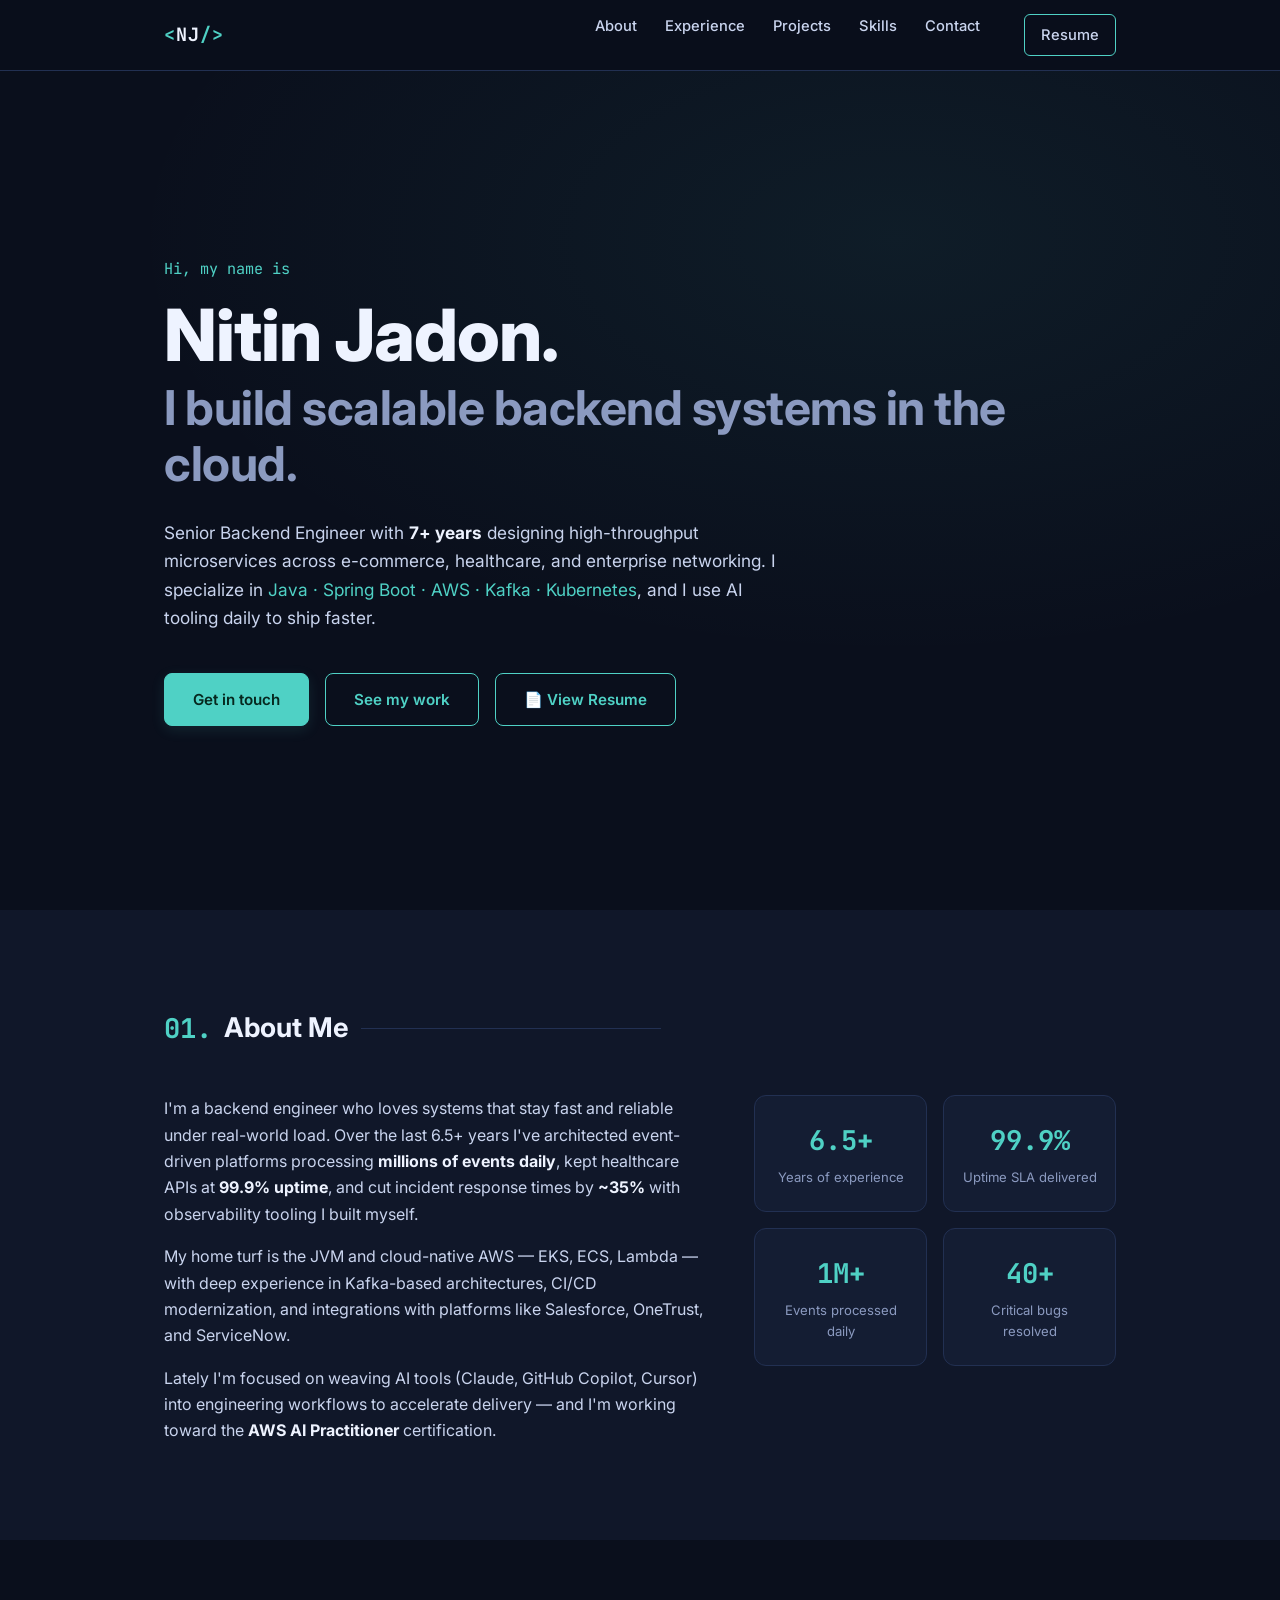
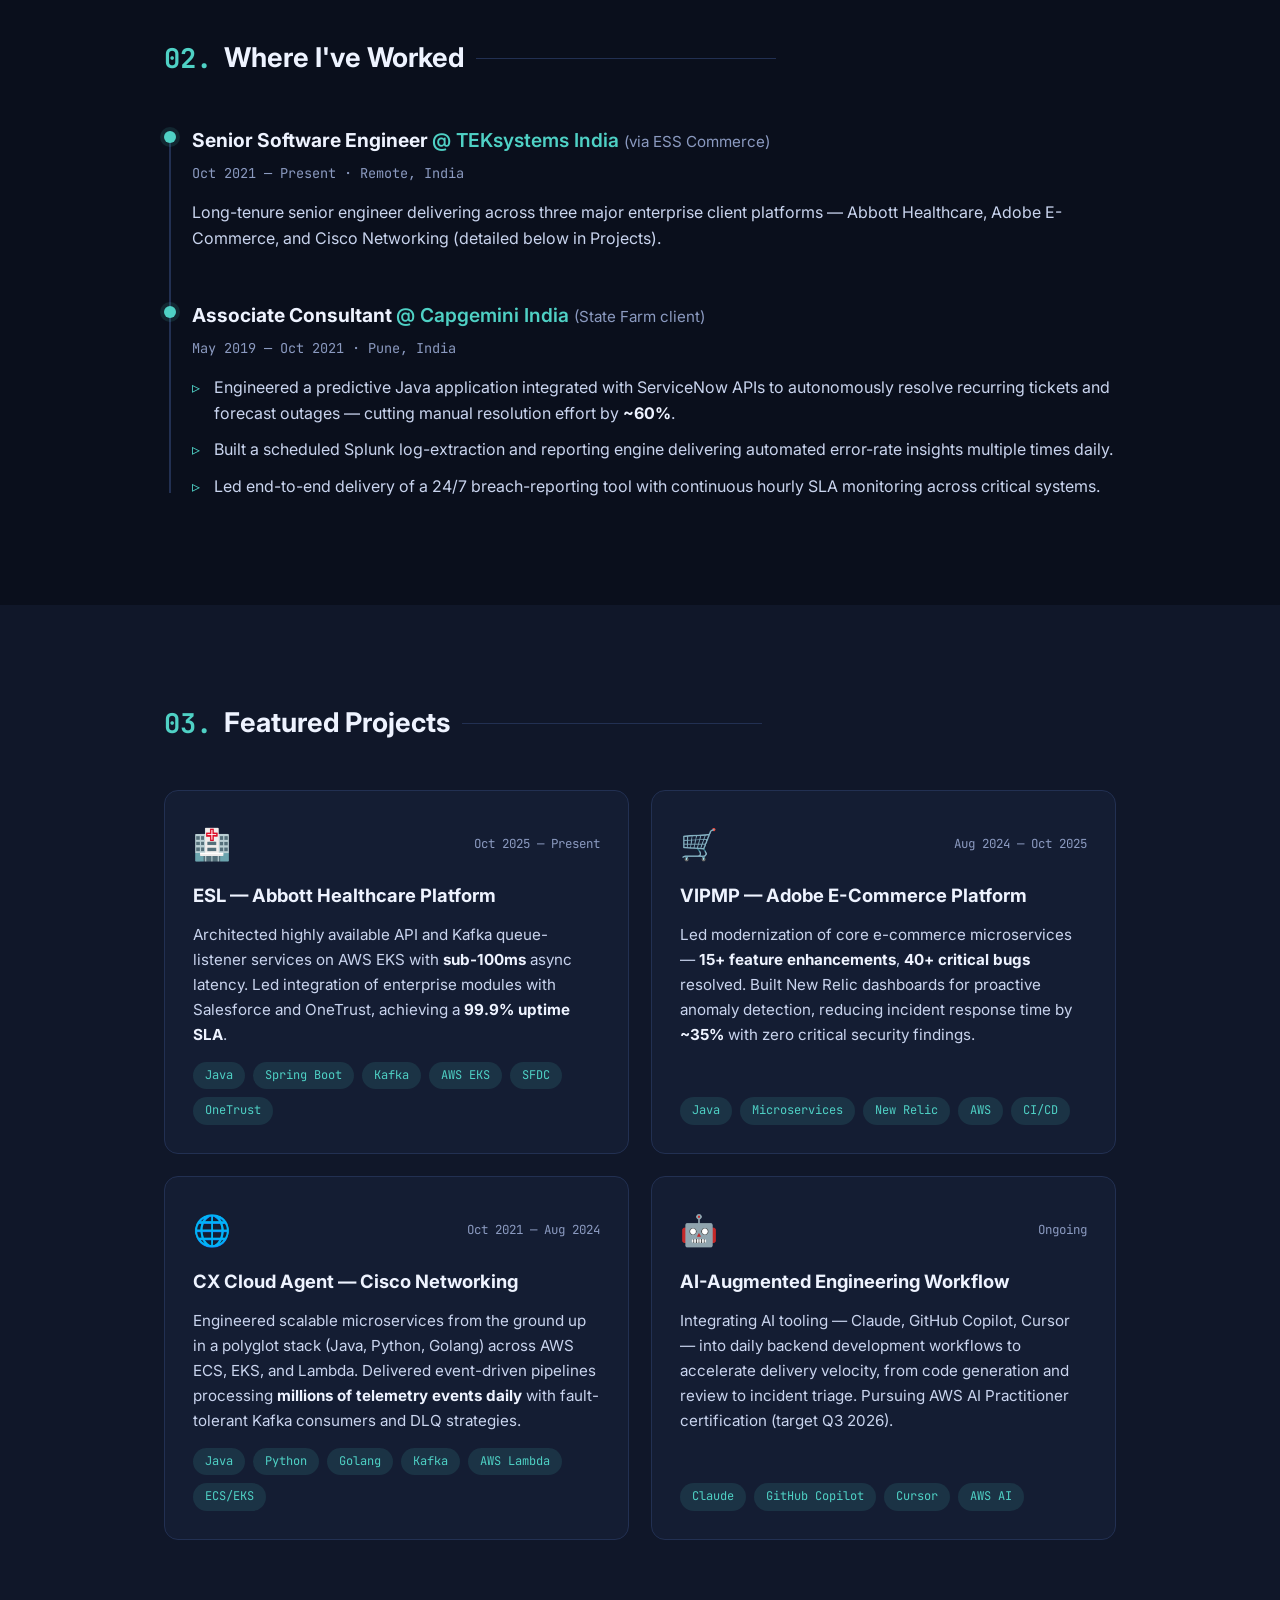
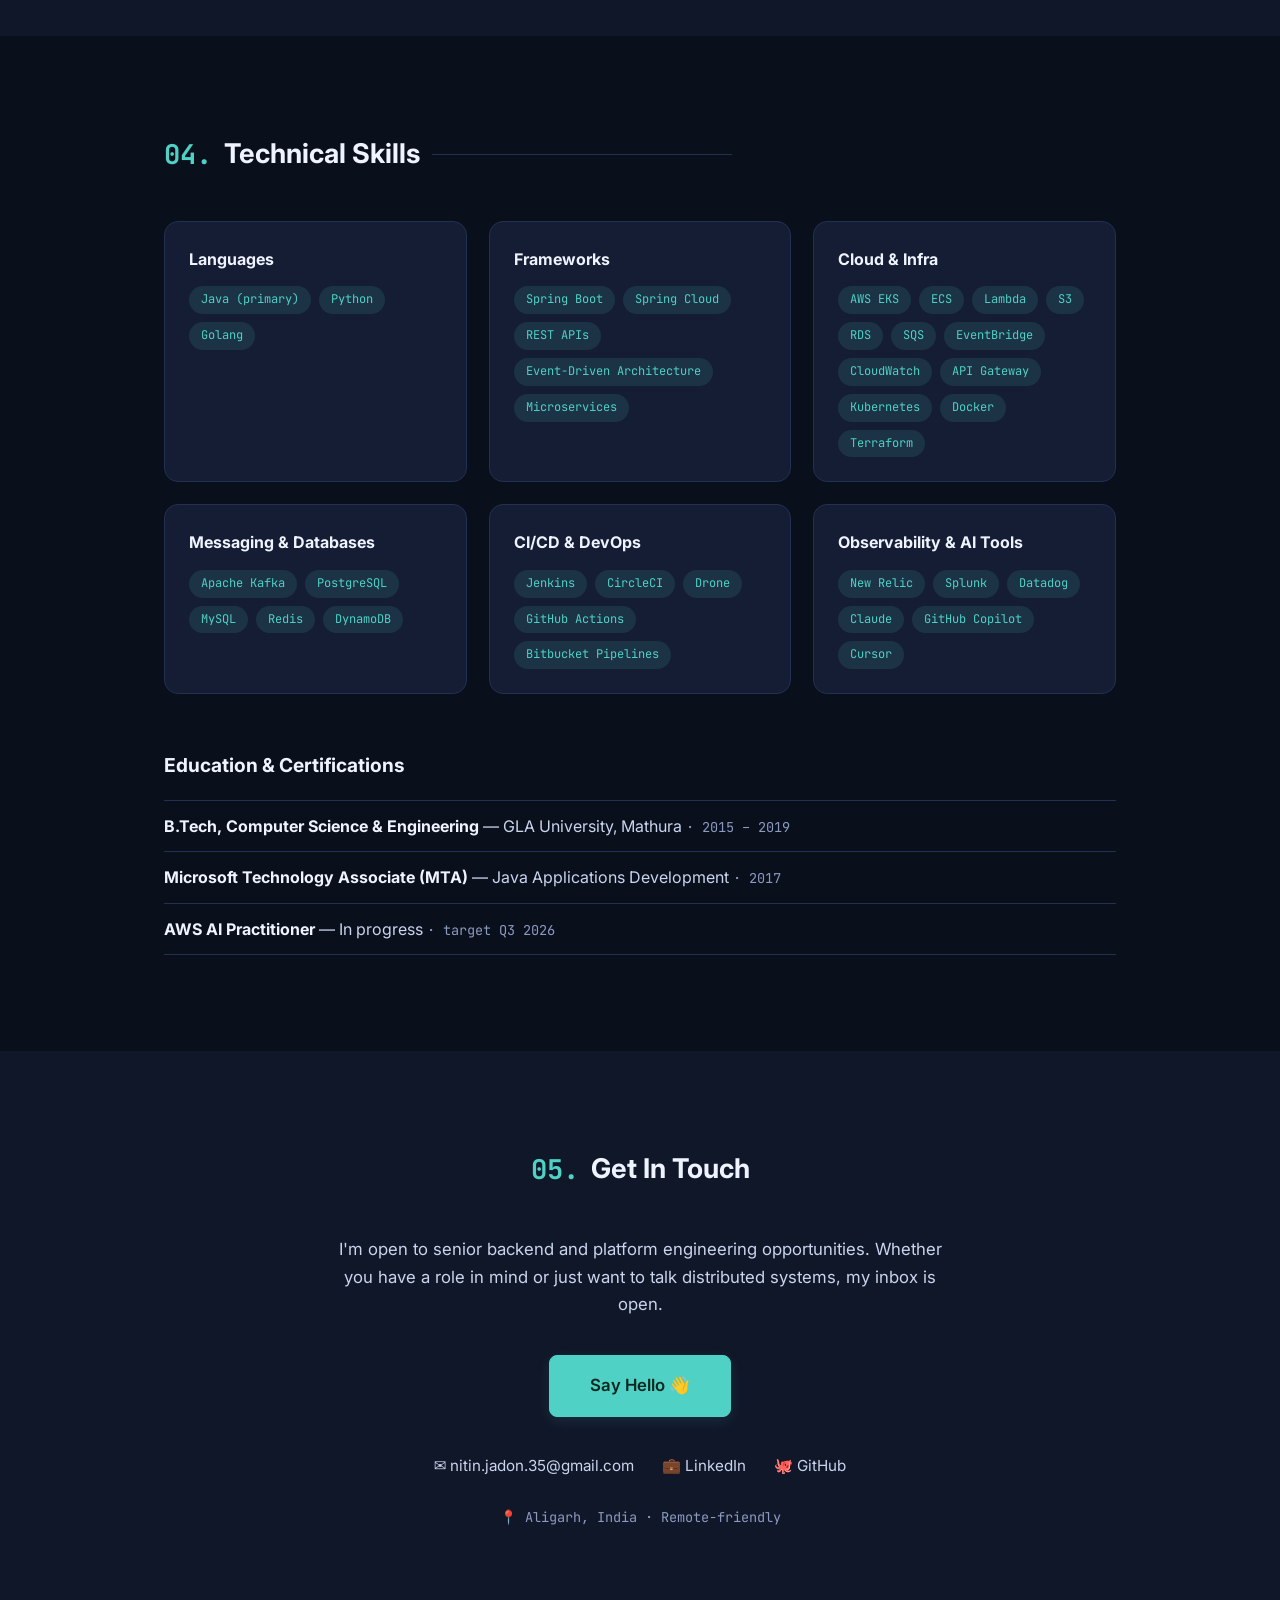
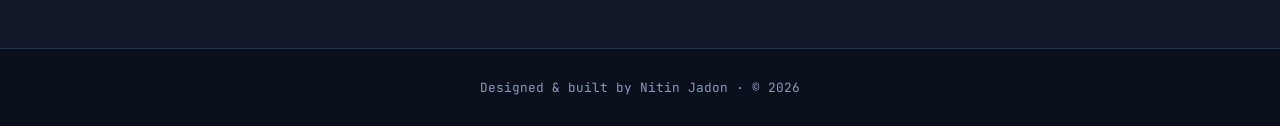
<file: index.html>
<!DOCTYPE html>
<html lang="en">
<head>
  <meta charset="UTF-8" />
  <meta name="viewport" content="width=device-width, initial-scale=1.0" />
  <title>Nitin Jadon — Senior Backend Engineer</title>
  <meta name="description" content="Nitin Jadon — Senior Backend Engineer specializing in Java, Spring Boot, AWS, Kubernetes, and event-driven architectures with Kafka." />
  <link rel="preconnect" href="https://fonts.googleapis.com" />
  <link rel="preconnect" href="https://fonts.gstatic.com" crossorigin />
  <link href="https://fonts.googleapis.com/css2?family=Inter:wght@400;500;600;700;800&family=JetBrains+Mono:wght@400;500;600&display=swap" rel="stylesheet" />
  <link rel="stylesheet" href="style.css" />
  <link rel="icon" href="data:image/svg+xml,<svg xmlns='http://www.w3.org/2000/svg' viewBox='0 0 100 100'><text y='.9em' font-size='90'>⚙️</text></svg>" />
</head>
<body>

  <!-- ============ NAV ============ -->
  <header class="nav" id="top">
    <div class="nav-inner">
      <a href="#top" class="nav-logo"><span class="mono accent">&lt;</span>NJ<span class="mono accent">/&gt;</span></a>
      <nav class="nav-links">
        <a href="#about">About</a>
        <a href="#experience">Experience</a>
        <a href="#projects">Projects</a>
        <a href="#skills">Skills</a>
        <a href="#contact">Contact</a>
        <a href="resume.html" class="btn btn-outline nav-resume" target="_blank" rel="noopener">Resume</a>
      </nav>
      <button class="nav-toggle" aria-label="Toggle menu">☰</button>
    </div>
  </header>

  <!-- ============ HERO ============ -->
  <section class="hero">
    <div class="container">
      <p class="hero-hello mono">Hi, my name is</p>
      <h1 class="hero-name">Nitin Jadon.</h1>
      <h2 class="hero-tagline">I build scalable backend systems in the cloud.</h2>
      <p class="hero-blurb">
        Senior Backend Engineer with <strong>7+ years</strong> designing high-throughput
        microservices across e-commerce, healthcare, and enterprise networking.
        I specialize in <span class="accent">Java · Spring Boot · AWS · Kafka · Kubernetes</span>,
        and I use AI tooling daily to ship faster.
      </p>
      <div class="hero-cta">
        <a href="#contact" class="btn btn-primary">Get in touch</a>
        <a href="#experience" class="btn btn-ghost">See my work</a>
        <a href="resume.html" class="btn btn-ghost" target="_blank" rel="noopener" id="hero-resume-btn">📄 View Resume</a>
      </div>
    </div>
  </section>

  <!-- ============ ABOUT ============ -->
  <section id="about" class="section">
    <div class="container">
      <h2 class="section-title"><span class="mono accent">01.</span> About Me</h2>
      <div class="about-grid">
        <div class="about-text">
          <p>
            I'm a backend engineer who loves systems that stay fast and reliable under real-world load.
            Over the last 6.5+ years I've architected event-driven platforms processing
            <strong>millions of events daily</strong>, kept healthcare APIs at
            <strong>99.9% uptime</strong>, and cut incident response times by
            <strong>~35%</strong> with observability tooling I built myself.
          </p>
          <p>
            My home turf is the JVM and cloud-native AWS — EKS, ECS, Lambda — with deep experience in
            Kafka-based architectures, CI/CD modernization, and integrations with platforms like
            Salesforce, OneTrust, and ServiceNow.
          </p>
          <p>
            Lately I'm focused on weaving AI tools (Claude, GitHub Copilot, Cursor) into engineering
            workflows to accelerate delivery — and I'm working toward the
            <strong>AWS AI Practitioner</strong> certification.
          </p>
        </div>
        <div class="about-stats">
          <div class="stat"><span class="stat-num">6.5+</span><span class="stat-label">Years of experience</span></div>
          <div class="stat"><span class="stat-num">99.9%</span><span class="stat-label">Uptime SLA delivered</span></div>
          <div class="stat"><span class="stat-num">1M+</span><span class="stat-label">Events processed daily</span></div>
          <div class="stat"><span class="stat-num">40+</span><span class="stat-label">Critical bugs resolved</span></div>
        </div>
      </div>
    </div>
  </section>

  <!-- ============ EXPERIENCE ============ -->
  <section id="experience" class="section">
    <div class="container">
      <h2 class="section-title"><span class="mono accent">02.</span> Where I've Worked</h2>
      <div class="timeline">

        <div class="timeline-item">
          <div class="timeline-marker"></div>
          <div class="timeline-content">
            <h3>Senior Software Engineer <span class="at">@ TEKsystems India <span class="via">(via ESS Commerce)</span></span></h3>
            <p class="mono period">Oct 2021 — Present · Remote, India</p>
            <p>
              Long-tenure senior engineer delivering across three major enterprise client platforms —
              Abbott Healthcare, Adobe E-Commerce, and Cisco Networking (detailed below in Projects).
            </p>
          </div>
        </div>

        <div class="timeline-item">
          <div class="timeline-marker"></div>
          <div class="timeline-content">
            <h3>Associate Consultant <span class="at">@ Capgemini India <span class="via">(State Farm client)</span></span></h3>
            <p class="mono period">May 2019 — Oct 2021 · Pune, India</p>
            <ul>
              <li>Engineered a predictive Java application integrated with ServiceNow APIs to autonomously resolve recurring tickets and forecast outages — cutting manual resolution effort by <strong>~60%</strong>.</li>
              <li>Built a scheduled Splunk log-extraction and reporting engine delivering automated error-rate insights multiple times daily.</li>
              <li>Led end-to-end delivery of a 24/7 breach-reporting tool with continuous hourly SLA monitoring across critical systems.</li>
            </ul>
          </div>
        </div>

      </div>
    </div>
  </section>

  <!-- ============ PROJECTS ============ -->
  <section id="projects" class="section">
    <div class="container">
      <h2 class="section-title"><span class="mono accent">03.</span> Featured Projects</h2>
      <div class="projects-grid">

        <article class="card">
          <div class="card-top">
            <span class="card-icon">🏥</span>
            <span class="mono card-period">Oct 2025 — Present</span>
          </div>
          <h3>ESL — Abbott Healthcare Platform</h3>
          <p>
            Architected highly available API and Kafka queue-listener services on AWS EKS with
            <strong>sub-100ms</strong> async latency. Led integration of enterprise modules with
            Salesforce and OneTrust, achieving a <strong>99.9% uptime SLA</strong>.
          </p>
          <ul class="tags mono">
            <li>Java</li><li>Spring Boot</li><li>Kafka</li><li>AWS EKS</li><li>SFDC</li><li>OneTrust</li>
          </ul>
        </article>

        <article class="card">
          <div class="card-top">
            <span class="card-icon">🛒</span>
            <span class="mono card-period">Aug 2024 — Oct 2025</span>
          </div>
          <h3>VIPMP — Adobe E-Commerce Platform</h3>
          <p>
            Led modernization of core e-commerce microservices — <strong>15+ feature enhancements</strong>,
            <strong>40+ critical bugs</strong> resolved. Built New Relic dashboards for proactive anomaly
            detection, reducing incident response time by <strong>~35%</strong> with zero critical security findings.
          </p>
          <ul class="tags mono">
            <li>Java</li><li>Microservices</li><li>New Relic</li><li>AWS</li><li>CI/CD</li>
          </ul>
        </article>

        <article class="card">
          <div class="card-top">
            <span class="card-icon">🌐</span>
            <span class="mono card-period">Oct 2021 — Aug 2024</span>
          </div>
          <h3>CX Cloud Agent — Cisco Networking</h3>
          <p>
            Engineered scalable microservices from the ground up in a polyglot stack (Java, Python, Golang)
            across AWS ECS, EKS, and Lambda. Delivered event-driven pipelines processing
            <strong>millions of telemetry events daily</strong> with fault-tolerant Kafka consumers and DLQ strategies.
          </p>
          <ul class="tags mono">
            <li>Java</li><li>Python</li><li>Golang</li><li>Kafka</li><li>AWS Lambda</li><li>ECS/EKS</li>
          </ul>
        </article>

        <article class="card">
          <div class="card-top">
            <span class="card-icon">🤖</span>
            <span class="mono card-period">Ongoing</span>
          </div>
          <h3>AI-Augmented Engineering Workflow</h3>
          <p>
            Integrating AI tooling — Claude, GitHub Copilot, Cursor — into daily backend development
            workflows to accelerate delivery velocity, from code generation and review to
            incident triage. Pursuing AWS AI Practitioner certification (target Q3 2026).
          </p>
          <ul class="tags mono">
            <li>Claude</li><li>GitHub Copilot</li><li>Cursor</li><li>AWS AI</li>
          </ul>
        </article>

      </div>
    </div>
  </section>

  <!-- ============ SKILLS ============ -->
  <section id="skills" class="section">
    <div class="container">
      <h2 class="section-title"><span class="mono accent">04.</span> Technical Skills</h2>
      <div class="skills-grid">
        <div class="skill-group">
          <h3>Languages</h3>
          <ul class="tags mono"><li>Java (primary)</li><li>Python</li><li>Golang</li></ul>
        </div>
        <div class="skill-group">
          <h3>Frameworks</h3>
          <ul class="tags mono"><li>Spring Boot</li><li>Spring Cloud</li><li>REST APIs</li><li>Event-Driven Architecture</li><li>Microservices</li></ul>
        </div>
        <div class="skill-group">
          <h3>Cloud &amp; Infra</h3>
          <ul class="tags mono"><li>AWS EKS</li><li>ECS</li><li>Lambda</li><li>S3</li><li>RDS</li><li>SQS</li><li>EventBridge</li><li>CloudWatch</li><li>API Gateway</li><li>Kubernetes</li><li>Docker</li><li>Terraform</li></ul>
        </div>
        <div class="skill-group">
          <h3>Messaging &amp; Databases</h3>
          <ul class="tags mono"><li>Apache Kafka</li><li>PostgreSQL</li><li>MySQL</li><li>Redis</li><li>DynamoDB</li></ul>
        </div>
        <div class="skill-group">
          <h3>CI/CD &amp; DevOps</h3>
          <ul class="tags mono"><li>Jenkins</li><li>CircleCI</li><li>Drone</li><li>GitHub Actions</li><li>Bitbucket Pipelines</li></ul>
        </div>
        <div class="skill-group">
          <h3>Observability &amp; AI Tools</h3>
          <ul class="tags mono"><li>New Relic</li><li>Splunk</li><li>Datadog</li><li>Claude</li><li>GitHub Copilot</li><li>Cursor</li></ul>
        </div>
      </div>

      <div class="edu">
        <h3 class="edu-title">Education &amp; Certifications</h3>
        <ul>
          <li><strong>B.Tech, Computer Science &amp; Engineering</strong> — GLA University, Mathura <span class="mono period">· 2015 – 2019</span></li>
          <li><strong>Microsoft Technology Associate (MTA)</strong> — Java Applications Development <span class="mono period">· 2017</span></li>
          <li><strong>AWS AI Practitioner</strong> — In progress <span class="mono period">· target Q3 2026</span></li>
        </ul>
      </div>
    </div>
  </section>

  <!-- ============ CONTACT ============ -->
  <section id="contact" class="section section-contact">
    <div class="container narrow center">
      <h2 class="section-title center"><span class="mono accent">05.</span> Get In Touch</h2>
      <p class="contact-blurb">
        I'm open to senior backend and platform engineering opportunities.
        Whether you have a role in mind or just want to talk distributed systems, my inbox is open.
      </p>
      <a href="mailto:nitin.jadon.35@gmail.com" class="btn btn-primary btn-lg">Say Hello 👋</a>
      <div class="contact-links">
        <a href="mailto:nitin.jadon.35@gmail.com" title="Email">✉️ nitin.jadon.35@gmail.com</a>
        <a href="https://www.linkedin.com/in/YOUR-LINKEDIN-HANDLE" target="_blank" rel="noopener" title="LinkedIn">💼 LinkedIn</a>
        <a href="https://github.com/YOUR-GITHUB-USERNAME" target="_blank" rel="noopener" title="GitHub">🐙 GitHub</a>
      </div>
      <p class="location mono">📍 Aligarh, India · Remote-friendly</p>
    </div>
  </section>

  <footer class="footer">
    <p class="mono">Designed &amp; built by Nitin Jadon · © <span id="year"></span></p>
  </footer>

  <script src="script.js"></script>
</body>
</html>
</file>
<file: style.css>
/* ================= Design tokens ================= */
:root {
  --bg: #0a0f1c;
  --bg-alt: #101729;
  --card: #141d33;
  --border: #223052;
  --text: #c9d4ee;
  --text-strong: #eef3ff;
  --muted: #8b9ac0;
  --accent: #4fd1c5;
  --accent-dim: rgba(79, 209, 197, 0.12);
  --glow: rgba(79, 209, 197, 0.25);
  --font-sans: "Inter", system-ui, -apple-system, "Segoe UI", sans-serif;
  --font-mono: "JetBrains Mono", ui-monospace, "Cascadia Code", monospace;
}

* { margin: 0; padding: 0; box-sizing: border-box; }

html { scroll-behavior: smooth; }

body {
  font-family: var(--font-sans);
  background: var(--bg);
  color: var(--text);
  line-height: 1.65;
  -webkit-font-smoothing: antialiased;
}

/* ================= Scrollbar ================= */
::-webkit-scrollbar { width: 10px; }
::-webkit-scrollbar-track { background: var(--bg); }
::-webkit-scrollbar-thumb { background: var(--border); border-radius: 5px; }
::-webkit-scrollbar-thumb:hover { background: var(--muted); }

.mono { font-family: var(--font-mono); }
.accent { color: var(--accent); }
strong { color: var(--text-strong); }

.container { max-width: 1000px; margin: 0 auto; padding: 0 24px; }
.container.narrow { max-width: 680px; }
.center { text-align: center; }

/* ================= Nav ================= */
.nav {
  position: sticky; top: 0; z-index: 50;
  background: rgba(10, 15, 28, 0.85);
  backdrop-filter: blur(12px);
  border-bottom: 1px solid var(--border);
}
.nav-inner {
  max-width: 1000px; margin: 0 auto; padding: 14px 24px;
  display: flex; align-items: center; justify-content: space-between;
}
.nav-logo {
  font-family: var(--font-mono); font-weight: 700; font-size: 1.15rem;
  color: var(--text-strong); text-decoration: none; letter-spacing: 1px;
}
.nav-links { display: flex; gap: 28px; }
.nav-links a {
  color: var(--text); text-decoration: none; font-size: 0.92rem; font-weight: 500;
  transition: color 0.2s;
}
.nav-links a:hover { color: var(--accent); }
.nav-toggle {
  display: none; background: none; border: none; color: var(--text-strong);
  font-size: 1.5rem; cursor: pointer;
}

/* ================= Hero ================= */
.hero {
  min-height: calc(100vh - 61px);
  display: flex; align-items: center;
  padding: 80px 0;
  background:
    radial-gradient(ellipse 60% 50% at 70% 20%, rgba(79, 209, 197, 0.07), transparent),
    var(--bg);
}
.hero-hello { color: var(--accent); margin-bottom: 16px; font-size: 0.95rem; }
.hero-name {
  font-size: clamp(2.6rem, 7vw, 4.5rem); font-weight: 800;
  color: var(--text-strong); line-height: 1.05; letter-spacing: -1px;
}
.hero-tagline {
  font-size: clamp(1.6rem, 4.5vw, 3rem); font-weight: 700;
  color: var(--muted); line-height: 1.15; margin-top: 8px; letter-spacing: -0.5px;
}
.hero-blurb { max-width: 620px; margin-top: 28px; font-size: 1.08rem; }
.hero-cta { margin-top: 40px; display: flex; gap: 16px; flex-wrap: wrap; }

/* ================= Buttons ================= */
.btn {
  display: inline-block; padding: 13px 28px; border-radius: 8px;
  font-weight: 600; font-size: 0.95rem; text-decoration: none;
  transition: all 0.3s ease; border: 1px solid var(--accent);
}
.btn-primary { background: var(--accent); color: #06281f; box-shadow: 0 4px 14px var(--accent-dim); }
.btn-primary:hover { background: transparent; color: var(--accent); box-shadow: 0 6px 20px var(--glow); transform: translateY(-2px); }
.btn-ghost { color: var(--accent); background: transparent; }
.btn-ghost:hover { background: var(--accent-dim); transform: translateY(-2px); }
.btn-outline { color: var(--accent); background: transparent; border: 1px solid var(--accent); padding: 8px 16px; border-radius: 6px; font-size: 0.85rem; }
.btn-outline:hover { background: var(--accent-dim); box-shadow: 0 0 10px var(--glow); }
.nav-resume { margin-left: 16px; }
.btn-lg { padding: 16px 40px; font-size: 1.05rem; }

/* ================= Sections ================= */
.section { padding: 96px 0; }
.section:nth-of-type(even) { background: var(--bg-alt); }
.section-title {
  font-size: 1.7rem; font-weight: 700; color: var(--text-strong);
  margin-bottom: 44px; display: flex; align-items: center; gap: 12px;
}
.section-title.center { justify-content: center; }
.section-title::after {
  content: ""; flex: 1; height: 1px; background: var(--border); max-width: 300px;
}
.section-title.center::after { display: none; }

/* ================= About ================= */
.about-grid { display: grid; grid-template-columns: 3fr 2fr; gap: 48px; align-items: start; }
.about-text p + p { margin-top: 16px; }
.about-stats { display: grid; grid-template-columns: 1fr 1fr; gap: 16px; }
.stat {
  background: var(--card); border: 1px solid var(--border); border-radius: 12px;
  padding: 22px 18px; text-align: center;
  display: flex; flex-direction: column; gap: 4px;
}
.stat-num { font-family: var(--font-mono); font-size: 1.7rem; font-weight: 700; color: var(--accent); }
.stat-label { font-size: 0.82rem; color: var(--muted); }

/* ================= Timeline ================= */
.timeline { position: relative; padding-left: 28px; }
.timeline::before {
  content: ""; position: absolute; left: 5px; top: 6px; bottom: 6px;
  width: 2px; background: var(--border);
}
.timeline-item { position: relative; padding-bottom: 48px; }
.timeline-item:last-child { padding-bottom: 0; }
.timeline-marker {
  position: absolute; left: -28px; top: 6px; width: 12px; height: 12px;
  border-radius: 50%; background: var(--accent); box-shadow: 0 0 0 4px var(--accent-dim);
}
.timeline-content h3 { color: var(--text-strong); font-size: 1.2rem; }
.timeline-content .at { color: var(--accent); font-weight: 600; }
.timeline-content .via { color: var(--muted); font-weight: 400; font-size: 0.95rem; }
.period { color: var(--muted); font-size: 0.85rem; margin: 6px 0 14px; }
.timeline-content ul { list-style: none; }
.timeline-content li {
  position: relative; padding-left: 22px; margin-bottom: 10px;
}
.timeline-content li::before {
  content: "▹"; position: absolute; left: 0; color: var(--accent);
}

/* ================= Projects ================= */
.projects-grid { display: grid; grid-template-columns: 1fr 1fr; gap: 22px; }
.card {
  background: var(--card); border: 1px solid var(--border); border-radius: 14px;
  padding: 28px; display: flex; flex-direction: column; gap: 14px;
  transition: all 0.3s ease;
}
.card:hover { transform: translateY(-5px); border-color: var(--accent); box-shadow: 0 10px 30px -10px var(--glow); }
.card-top { display: flex; justify-content: space-between; align-items: center; }
.card-icon { font-size: 1.9rem; }
.card-period { color: var(--muted); font-size: 0.78rem; }
.card h3 { color: var(--text-strong); font-size: 1.15rem; line-height: 1.35; }
.card p { font-size: 0.95rem; flex: 1; }

/* ================= Tags ================= */
.tags { list-style: none; display: flex; flex-wrap: wrap; gap: 8px; }
.tags li {
  background: var(--accent-dim); color: var(--accent);
  font-size: 0.75rem; padding: 4px 12px; border-radius: 999px;
}

/* ================= Skills ================= */
.skills-grid { display: grid; grid-template-columns: repeat(3, 1fr); gap: 22px; }
.skill-group {
  background: var(--card); border: 1px solid var(--border); border-radius: 14px; padding: 24px;
  transition: all 0.3s ease;
}
.skill-group:hover { border-color: var(--accent); box-shadow: 0 8px 24px -10px var(--glow); transform: translateY(-3px); }
.skill-group h3 { color: var(--text-strong); font-size: 1rem; margin-bottom: 14px; }
.edu { margin-top: 56px; }
.edu-title { color: var(--text-strong); font-size: 1.2rem; margin-bottom: 18px; }
.edu ul { list-style: none; }
.edu li { padding: 12px 0; border-bottom: 1px solid var(--border); }
.edu li:first-child { border-top: 1px solid var(--border); }
.edu .period { display: inline; }

/* ================= Contact ================= */
.section-contact { padding-bottom: 120px; }
.contact-blurb { margin-bottom: 36px; font-size: 1.05rem; }
.contact-links {
  margin-top: 36px; display: flex; justify-content: center; gap: 28px; flex-wrap: wrap;
}
.contact-links a { color: var(--text); text-decoration: none; font-size: 0.95rem; transition: color 0.2s; }
.contact-links a:hover { color: var(--accent); }
.location { margin-top: 28px; color: var(--muted); font-size: 0.85rem; }

/* ================= Footer ================= */
.footer {
  border-top: 1px solid var(--border); padding: 28px 24px; text-align: center;
  color: var(--muted); font-size: 0.8rem;
}

/* ================= Responsive ================= */
@media (max-width: 820px) {
  .about-grid { grid-template-columns: 1fr; }
  .projects-grid { grid-template-columns: 1fr; }
  .skills-grid { grid-template-columns: 1fr 1fr; }
}
@media (max-width: 620px) {
  .nav-links {
    display: none; position: absolute; top: 100%; left: 0; right: 0;
    flex-direction: column; gap: 0; background: var(--bg-alt);
    border-bottom: 1px solid var(--border);
  }
  .nav-links.open { display: flex; }
  .nav-links a { padding: 14px 24px; border-top: 1px solid var(--border); }
  .nav-toggle { display: block; }
  .skills-grid { grid-template-columns: 1fr; }
  .section { padding: 64px 0; }
}
</file>
